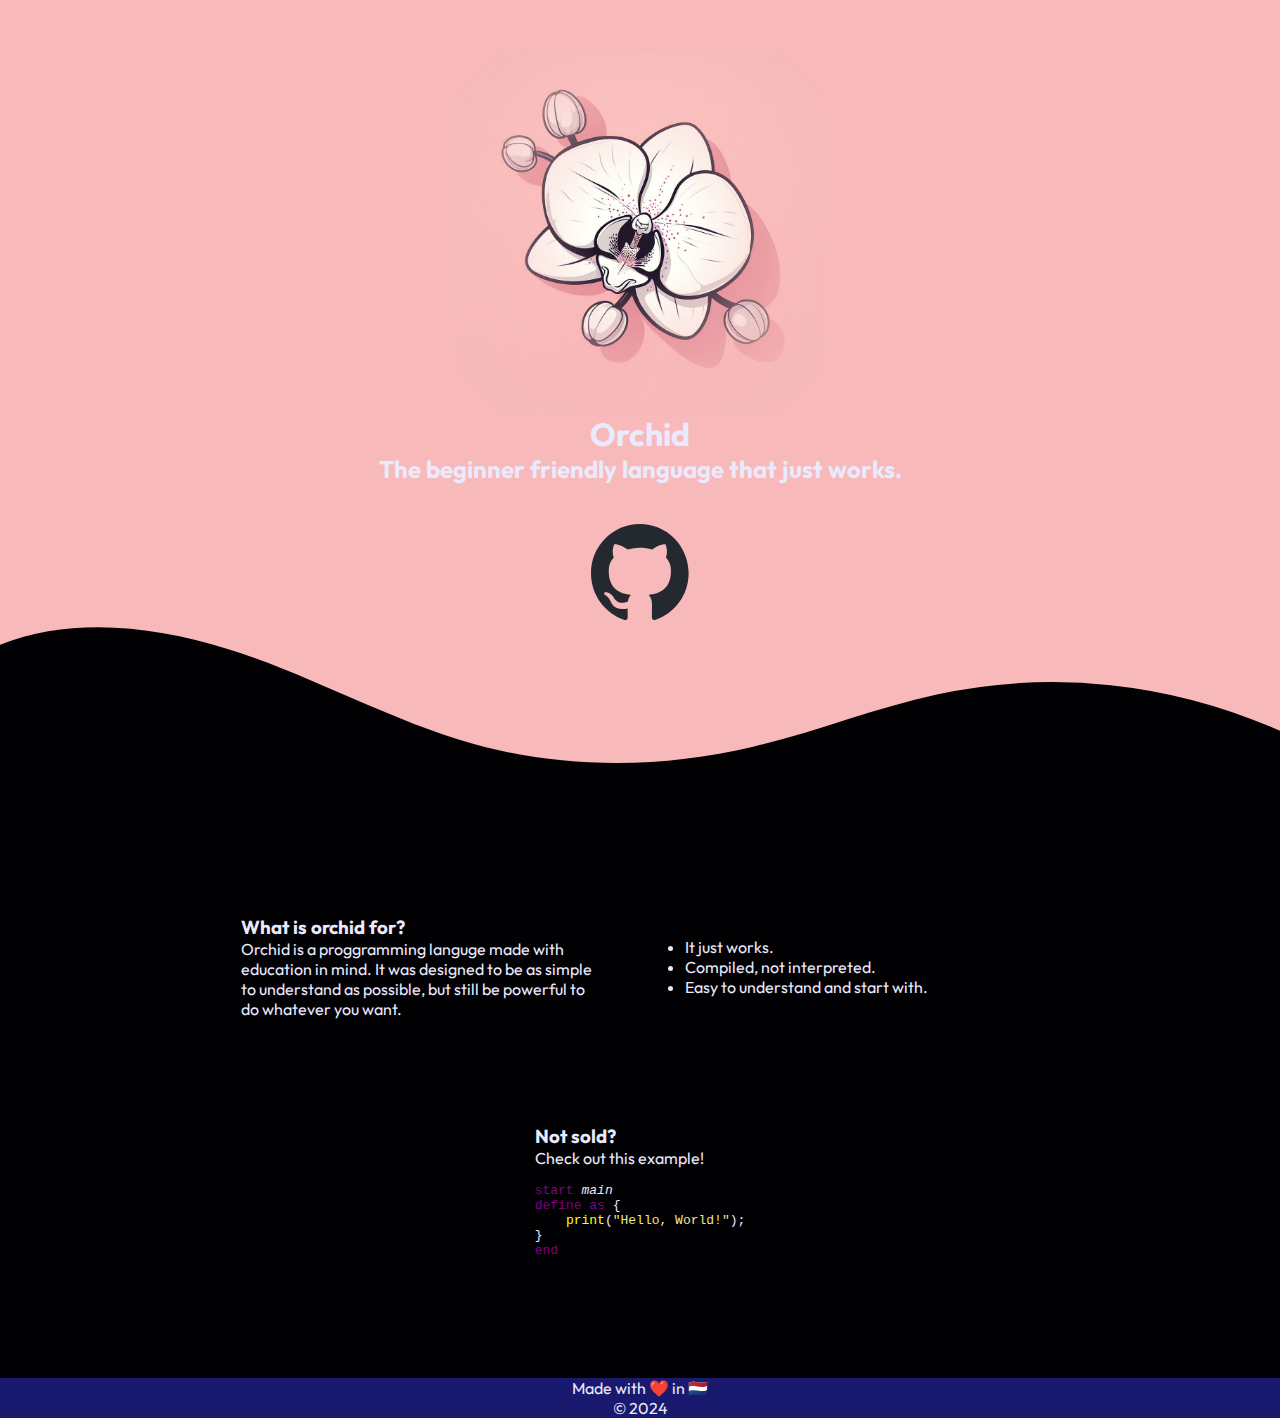
<file: docs/index.html>
<!DOCTYPE html>
<html lang="en">
<head>
    <meta charset="UTF-8">
    <meta name="viewport" content="width=device-width, initial-scale=1.0">
    <title>Orchid</title>
    <link rel="stylesheet" href="css/style.css">
</head>
<body>
    <div id="hero">
        <img src="assets/logo.jpeg" alt="The orchid logo" id="logo">
        <h1>Orchid</h1>
        <h2>The beginner friendly language that just works.</h2>
        <a href="https://github.com/orchid-lang" target="_blank"><img src="assets/github-mark.svg" alt="The github logo" style="margin-top: 40px;"></a>
        <div class="wave">
            <svg data-name="Layer 1" xmlns="http://www.w3.org/2000/svg" viewBox="0 0 1200 120" preserveAspectRatio="none">
                <path d="M321.39,56.44c58-10.79,114.16-30.13,172-41.86,82.39-16.72,168.19-17.73,250.45-.39C823.78,31,906.67,72,985.66,92.83c70.05,18.48,146.53,26.09,214.34,3V0H0V27.35A600.21,600.21,0,0,0,321.39,56.44Z" class="shape-fill"></path>
            </svg>
        </div>
    </div>
    <div id="wave-divider" style="height: 15vh;"></div>
    <div id="why-section">
        <div id="whatfor" class="why-split">
            <h3>What is orchid for?</h3>
            <p>Orchid is a proggramming languge made with education in mind. It was designed to be as simple to understand as possible, but still be powerful to do whatever you want.</p>
        </div>
        <div id="sellingPoints" class="why-split">
            <ul>
                <li>It just works.</li>
                <li>Compiled, not interpreted.</li>
                <li>Easy to understand and start with.</li>
            </ul>
        </div>
    </div>
    <div id="loose-divider" style="height: 10vh;"></div>
    <div id="example" style="display: flex; justify-content: center;">
        <div>
            <h3>Not sold?</h3>
            <p>Check out this example!</p>
            <pre>
                <code id="hello-world" style="text-align: left;">
<span style="color: purple">start</span> <em>main</em>
<span style="color: purple">define as </span>{
    <span style="color: yellow">print</span>(<span style="color: khaki">"Hello, World!"</span>);
}
<span style="color: purple">end</span>
</code>
            </pre>
        </div>
    </div>
    <div id="loose-divider" style="height: 10vh;"></div>
    <footer style="background-color: midnightblue; text-align: center;">
        Made with <span class="emoji">❤️</span> in <span class="emoji">🇳🇱</span>
        <br>
        &copy; 2024
    </footer>
</body>
</html>
</file>
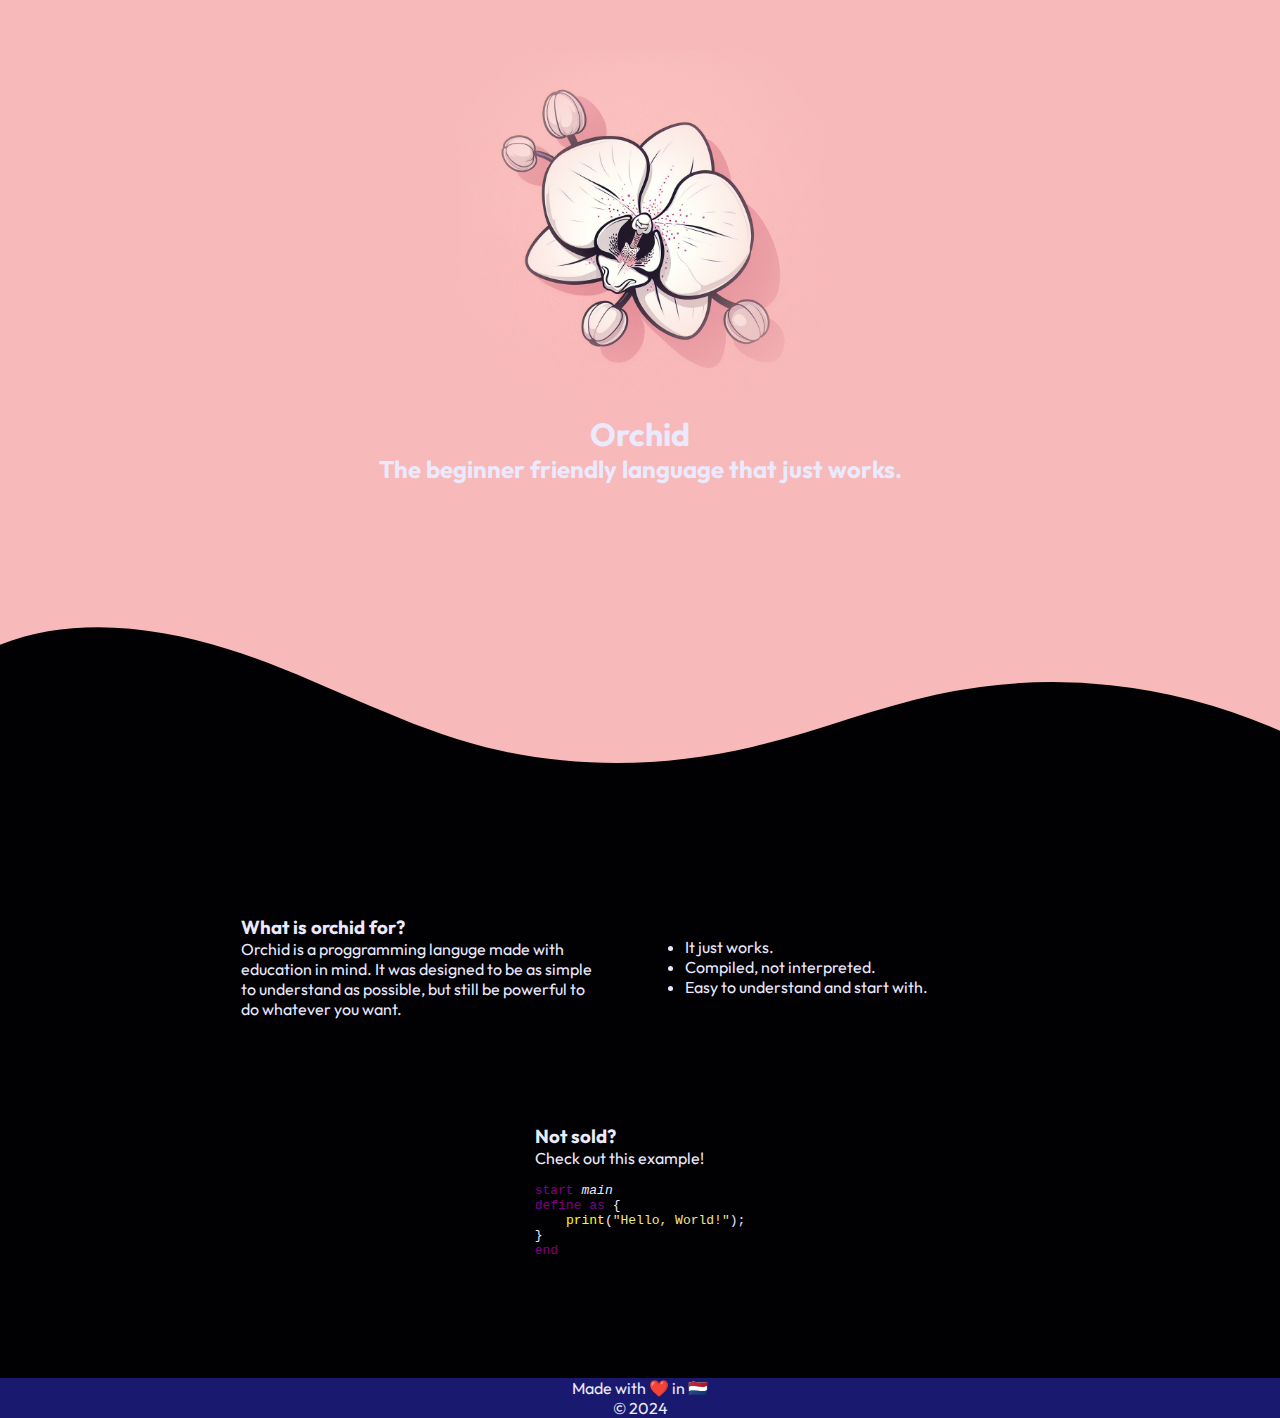
<file: src/index.html>
<!DOCTYPE html>
<html lang="en">
<head>
    <meta charset="UTF-8">
    <meta name="viewport" content="width=device-width, initial-scale=1.0">
    <title>Orchid</title>
    <link rel="stylesheet" href="css/style.css">
</head>
<body>
    <div id="hero">
        <img src="assets/logo.jpeg" alt="The orchid logo" id="logo">
        <h1>Orchid</h1>
        <h2>The beginner friendly language that just works.</h2>
        <div class="wave">
            <svg data-name="Layer 1" xmlns="http://www.w3.org/2000/svg" viewBox="0 0 1200 120" preserveAspectRatio="none">
                <path d="M321.39,56.44c58-10.79,114.16-30.13,172-41.86,82.39-16.72,168.19-17.73,250.45-.39C823.78,31,906.67,72,985.66,92.83c70.05,18.48,146.53,26.09,214.34,3V0H0V27.35A600.21,600.21,0,0,0,321.39,56.44Z" class="shape-fill"></path>
            </svg>
        </div>
    </div>
    <div id="wave-divider" style="height: 15vh;"></div>
    <div id="why-section">
        <div id="whatfor" class="why-split">
            <h3>What is orchid for?</h3>
            <p>Orchid is a proggramming languge made with education in mind. It was designed to be as simple to understand as possible, but still be powerful to do whatever you want.</p>
        </div>
        <div id="sellingPoints" class="why-split">
            <ul>
                <li>It just works.</li>
                <li>Compiled, not interpreted.</li>
                <li>Easy to understand and start with.</li>
            </ul>
        </div>
    </div>
    <div id="loose-divider" style="height: 10vh;"></div>
    <div id="example" style="display: flex; justify-content: center;">
        <div>
            <h3>Not sold?</h3>
            <p>Check out this example!</p>
            <pre>
                <code id="hello-world" style="text-align: left;">
<span style="color: purple">start</span> <em>main</em>
<span style="color: purple">define as </span>{
    <span style="color: yellow">print</span>(<span style="color: khaki">"Hello, World!"</span>);
}
<span style="color: purple">end</span>
</code>
            </pre>
        </div>
    </div>
    <div id="loose-divider" style="height: 10vh;"></div>
    <footer style="background-color: midnightblue; text-align: center;">
        Made with <span class="emoji">❤️</span> in <span class="emoji">🇳🇱</span>
        <br>
        &copy; 2024
    </footer>
</body>
</html>
</file>
<file: docs/css/style.css>
@import url('https://fonts.googleapis.com/css2?family=Outfit:wght@100..900&display=swap');
@import url('https://fonts.googleapis.com/css2?family=Noto+Color+Emoji&display=swap');

:root {
    --main-colour: #f7b9ba;
    --main-back: #010104;
}

body {
    font-family: "Outfit", sans-serif;
    font-optical-sizing: auto;
    font-weight: auto;
    font-style: normal;
    background-color: var(--main-back);
    color: #EBE9FC;
}

* {
    margin: 0;
    padding: 0;
    box-sizing: border-box;
}

#logo {
    height: 40vh;
    /* border-radius: 50%; */
    mask-image: radial-gradient(circle at center, black 20%, transparent 90%);

}

#hero {
    padding-top: 50px;
    height: 85vh;
    text-align: center;
    background-color: var(--main-colour);
}

.wave {
    position: absolute;
    bottom: 15vh;
    left: 0;
    width: 100%;
    overflow: hidden;
    line-height: 0;
    transform: rotate(180deg);
}

.wave svg {
    position: relative;
    display: block;
    width: calc(100% + 1.3px);
    height: 150px;
}

.wave .shape-fill {
    fill: var(--main-back);
}

#why-section {
    display: flex;
    align-items: center;
    justify-content: center;
}

.why-split {
    margin-right: 30px;
    margin-left: 30px;
    width: 30vw;
    padding: 15px;
}

.emoji {
    font-family: "Noto Color Emoji", sans-serif;
    font-weight: 400;
    font-style: normal;
}
</file>
<file: src/css/style.css>
@import url('https://fonts.googleapis.com/css2?family=Outfit:wght@100..900&display=swap');
@import url('https://fonts.googleapis.com/css2?family=Noto+Color+Emoji&display=swap');

:root {
    --main-colour: #f7b9ba;
    --main-back: #010104;
}

body {
    font-family: "Outfit", sans-serif;
    font-optical-sizing: auto;
    font-weight: auto;
    font-style: normal;
    background-color: var(--main-back);
    color: #EBE9FC;
}

* {
    margin: 0;
    padding: 0;
    box-sizing: border-box;
}

#logo {
    height: 40vh;
    /* border-radius: 50%; */
    mask-image: radial-gradient(circle at center, black 20%, transparent 90%);

}

#hero {
    padding-top: 50px;
    height: 85vh;
    text-align: center;
    background-color: var(--main-colour);
}

.wave {
    position: absolute;
    bottom: 15vh;
    left: 0;
    width: 100%;
    overflow: hidden;
    line-height: 0;
    transform: rotate(180deg);
}

.wave svg {
    position: relative;
    display: block;
    width: calc(100% + 1.3px);
    height: 150px;
}

.wave .shape-fill {
    fill: var(--main-back);
}

#why-section {
    display: flex;
    align-items: center;
    justify-content: center;
}

.why-split {
    margin-right: 30px;
    margin-left: 30px;
    width: 30vw;
    padding: 15px;
}

.emoji {
    font-family: "Noto Color Emoji", sans-serif;
    font-weight: 400;
    font-style: normal;
}
</file>
